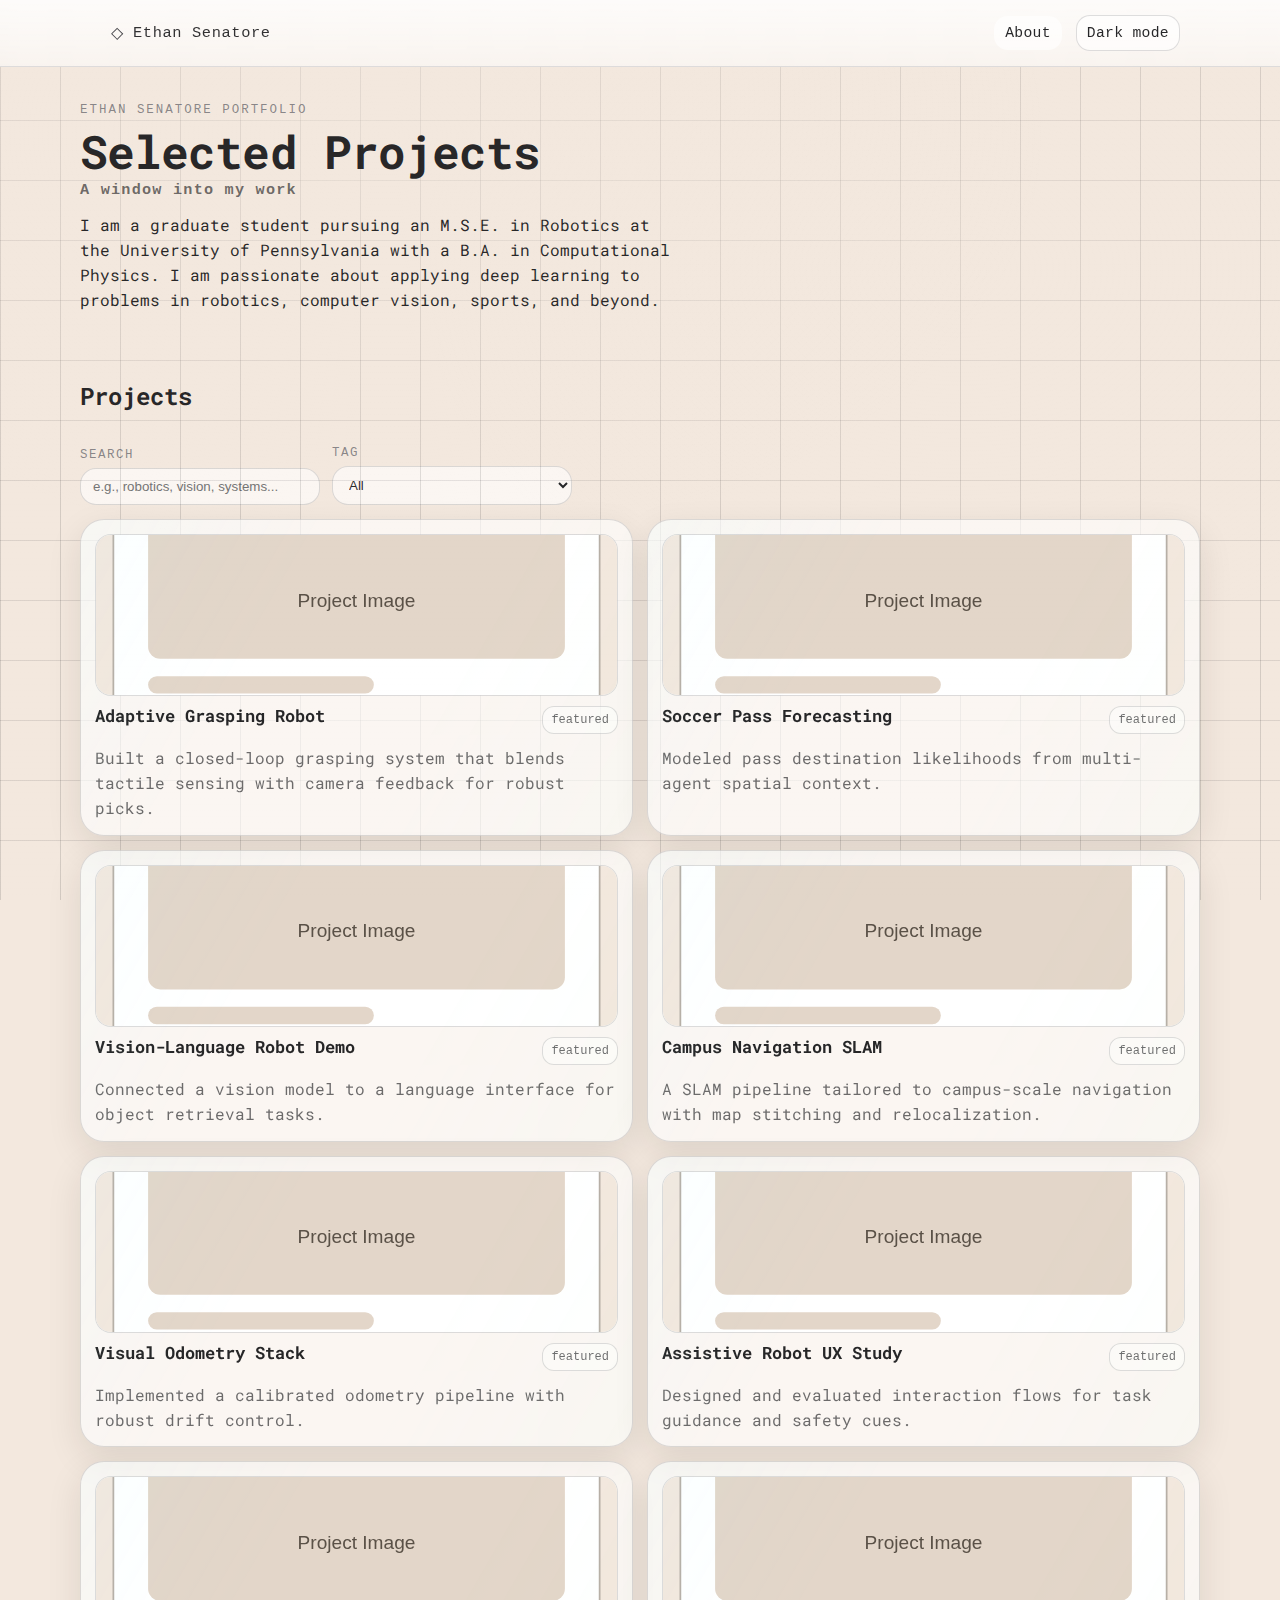
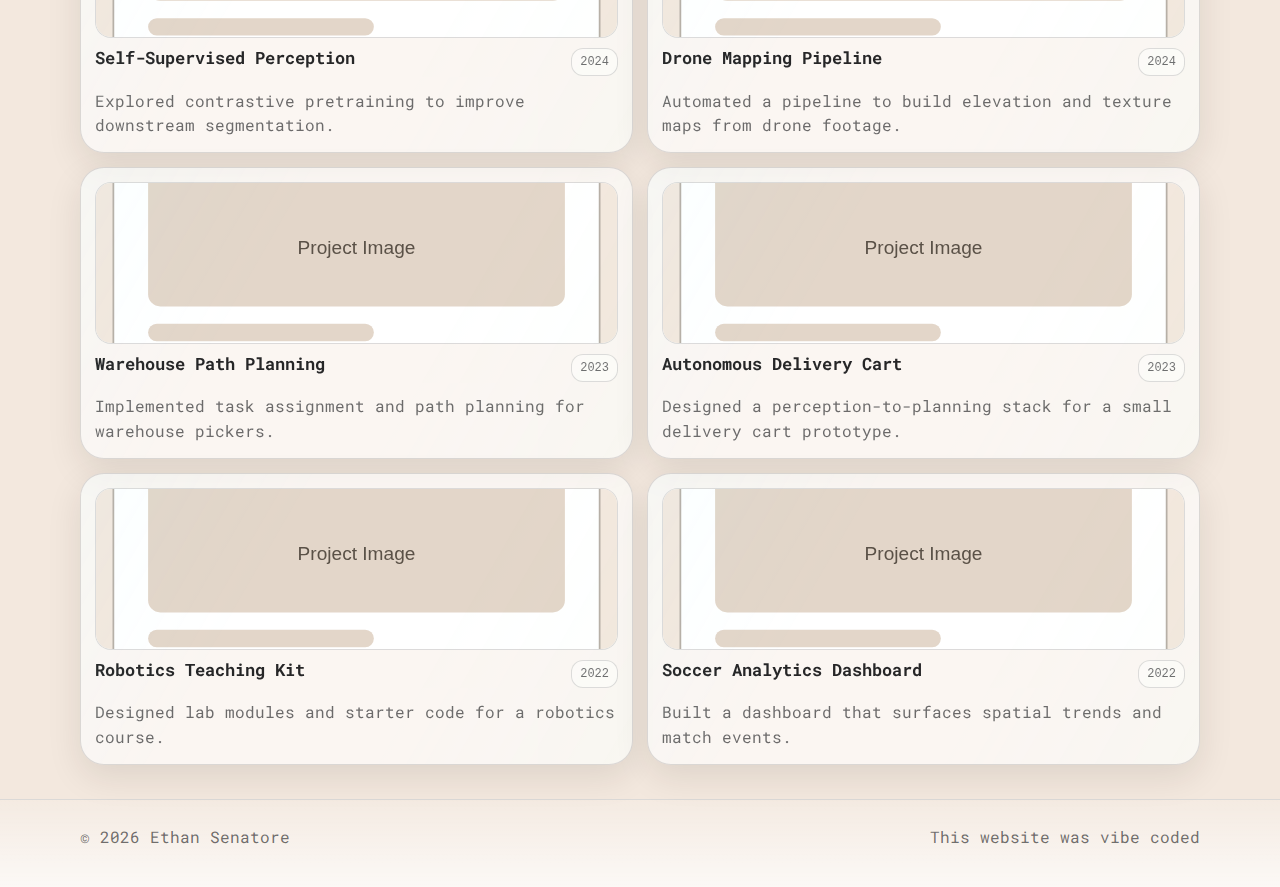
<file: index.html>
<!doctype html>
<html lang="en">
<head>
  <meta charset="utf-8" />
  <meta name="viewport" content="width=device-width,initial-scale=1" />
  <title>Ethan Senatore | Portfolio</title>
  <meta name="description" content="Selected projects and brief background." />
  <link rel="icon" href="assets/img/favicon.svg" type="image/svg+xml" />
  <link rel="stylesheet" href="assets/css/style.css" />
  <script defer src="assets/js/main.js"></script>
  <script defer src="assets/js/project.js"></script>
</head>

<body>
  <a class="skip" href="#content">Skip to content</a>

  <header class="topbar">
    <nav class="nav">
      <a class="brand" href="./">
        <span class="brand__mark">◇</span>
        <span class="brand__text">Ethan Senatore</span>
      </a>

      <div class="nav__links">
        <a class="btn btn--small btn--ghost" href="./about/">About</a>
        <button class="btn btn--small btn--ghost" id="theme-toggle" type="button">Dark mode</button>
      </div>
    </nav>
  </header>

  <main id="content" class="container">
    <section class="home">
      <div class="intro">
        <div class="intro__head">
          <div class="intro__copy">
            <p class="kicker">Ethan Senatore Portfolio</p>
            <h1 class="title">
              Selected Projects
              <span class="title__sub">A window into my work</span>
            </h1>
            <p class="lede">
              I am a graduate student pursuing an M.S.E. in Robotics at the University of Pennsylvania with a B.A. 
              in Computational Physics. I am passionate about applying deep learning to problems in robotics, 
              computer vision, sports, and beyond.
            </p>
          </div>
        </div>

      </div>

      <section class="section" id="projects">
        <div class="section__head">
          <h2>Projects</h2>
        </div>

        <div class="toolbar toolbar--compact">
          <label class="field">
            <span class="field__label">Search</span>
            <input id="home-search" type="search" placeholder="e.g., robotics, vision, systems..." autocomplete="off" />
          </label>

          <label class="field">
            <span class="field__label">Tag</span>
            <select id="home-tag">
              <option value="">All</option>
            </select>
          </label>
        </div>

        <div id="featured-projects" class="grid grid--projects"></div>
      </section>
    </section>
  </main>

  <footer class="footer">
    <div class="container footer__inner">
      <span class="muted">© <span id="year"></span> Ethan Senatore</span>
      <span class="muted">This website was vibe coded</span>
    </div>
  </footer>
</body>
</html>
</file>
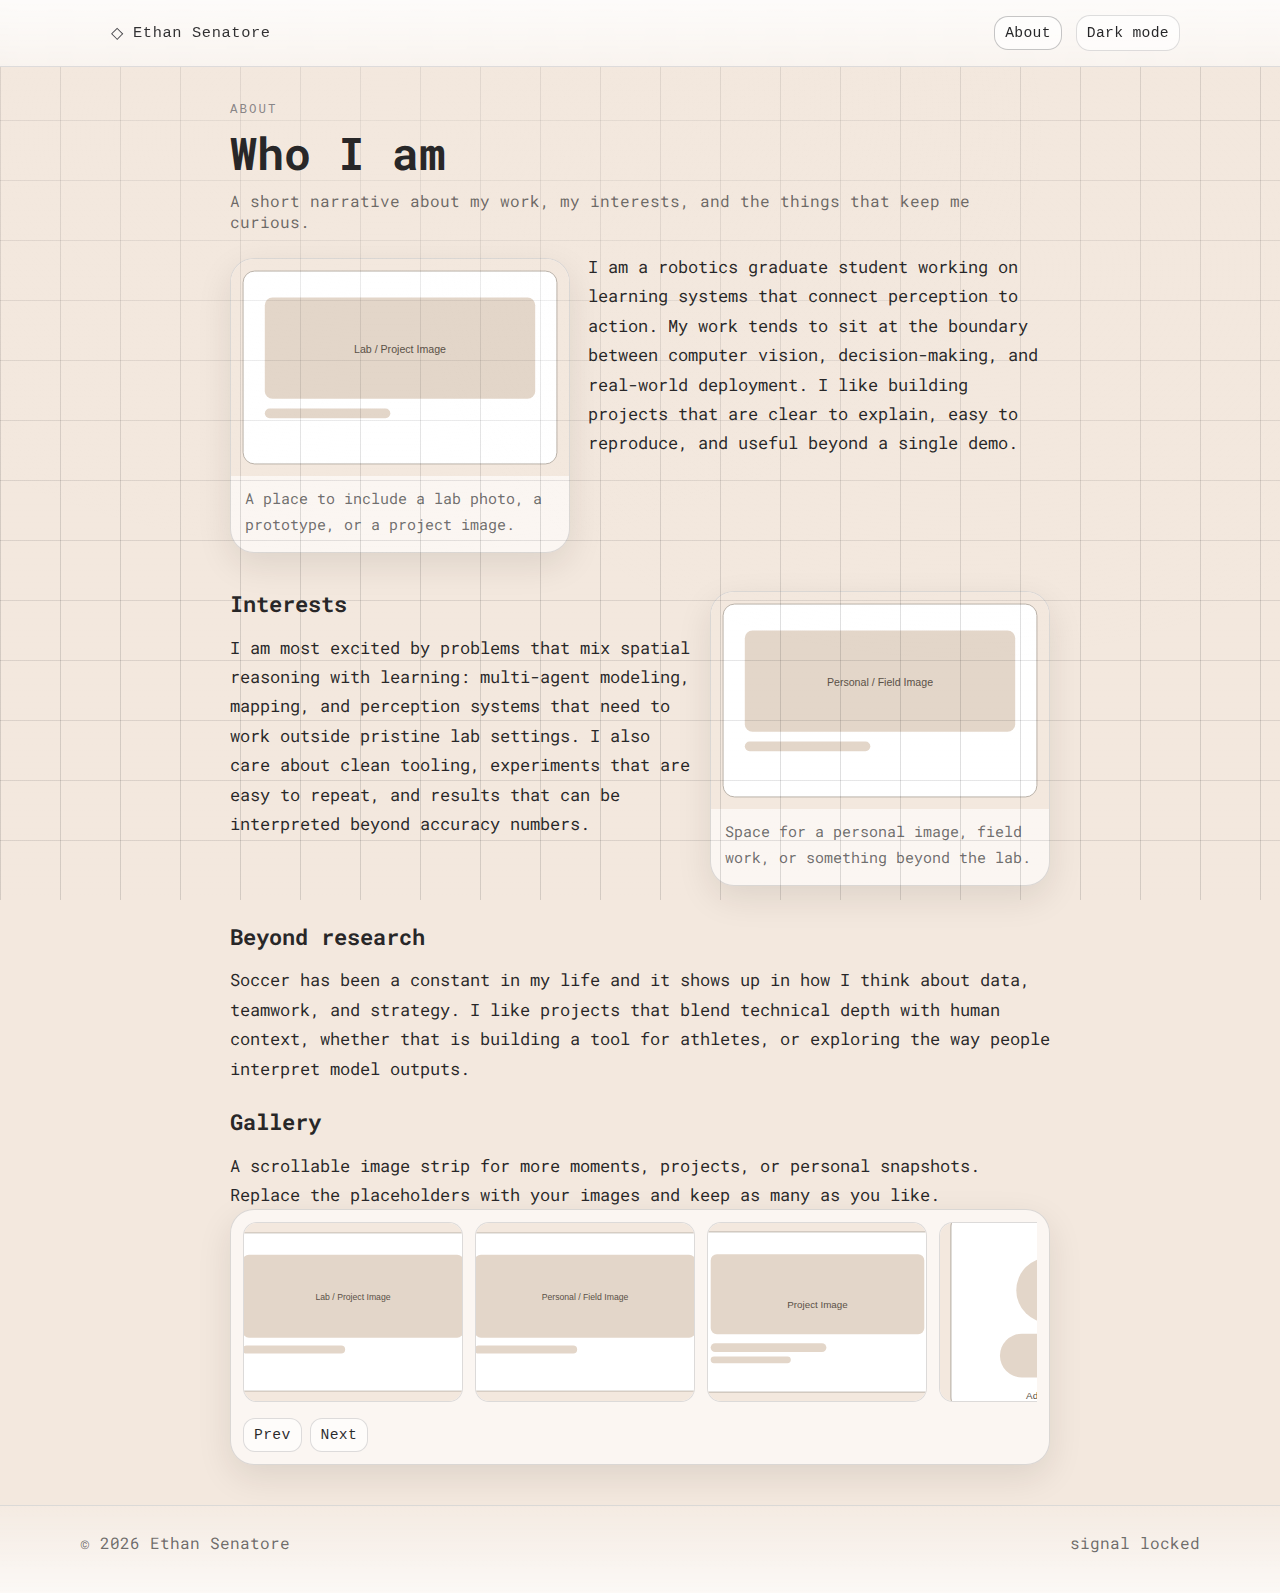
<file: about/index.html>
<!doctype html>
<html lang="en">
<head>
  <meta charset="utf-8" />
  <meta name="viewport" content="width=device-width,initial-scale=1" />
  <title>About | Ethan Senatore</title>
  <link rel="icon" href="../assets/img/favicon.svg" type="image/svg+xml" />
  <link rel="stylesheet" href="../assets/css/style.css" />
  <script defer src="../assets/js/main.js"></script>
</head>

<body>
  <header class="topbar">
    <nav class="nav">
      <a class="brand" href="../">
        <span class="brand__mark">◇</span>
        <span class="brand__text">Ethan Senatore</span>
      </a>
      <div class="nav__links">
        <a class="btn btn--small btn--ghost is-active" href="./">About</a>
        <button class="btn btn--small btn--ghost" id="theme-toggle" type="button">Dark mode</button>
      </div>
    </nav>
  </header>

  <main class="container">
    <article class="about">
      <header class="about__head">
        <p class="kicker">About</p>
        <h1>Who I am</h1>
        <p class="muted">A short narrative about my work, my interests, and the things that keep me curious.</p>
      </header>

      <section class="about__section">
        <figure class="about__figure about__figure--left">
          <img src="../assets/img/about-1.svg" alt="Placeholder for a lab or research image" />
          <figcaption>A place to include a lab photo, a prototype, or a project image.</figcaption>
        </figure>
        <p>
          I am a robotics graduate student working on learning systems that connect perception to action.
          My work tends to sit at the boundary between computer vision, decision-making, and real-world deployment.
          I like building projects that are clear to explain, easy to reproduce, and useful beyond a single demo.
        </p>
      </section>

      <section class="about__section">
        <figure class="about__figure about__figure--right">
          <img src="../assets/img/about-2.svg" alt="Placeholder for a field or soccer image" />
          <figcaption>Space for a personal image, field work, or something beyond the lab.</figcaption>
        </figure>
        <h2>Interests</h2>
        <p>
          I am most excited by problems that mix spatial reasoning with learning: multi-agent modeling, mapping,
          and perception systems that need to work outside pristine lab settings. I also care about clean tooling,
          experiments that are easy to repeat, and results that can be interpreted beyond accuracy numbers.
        </p>
      </section>

      <section class="about__section">
        <h2>Beyond research</h2>
        <p>
          Soccer has been a constant in my life and it shows up in how I think about data, teamwork,
          and strategy. I like projects that blend technical depth with human context, whether that is
          building a tool for athletes, or exploring the way people interpret model outputs.
        </p>
      </section>

      <section class="about__section">
        <h2>Gallery</h2>
        <p>
          A scrollable image strip for more moments, projects, or personal snapshots. Replace the placeholders
          with your images and keep as many as you like.
        </p>
        <div class="gallery">
          <div class="gallery__track" id="about-gallery">
            <img src="../assets/img/about-1.svg" alt="Gallery image 1" />
            <img src="../assets/img/about-2.svg" alt="Gallery image 2" />
            <img src="../assets/img/project-placeholder.svg" alt="Gallery image 3" />
            <img src="../assets/img/profile-placeholder.svg" alt="Gallery image 4" />
          </div>
          <div class="gallery__controls">
            <button class="btn btn--ghost btn--small" type="button" data-gallery="prev">Prev</button>
            <button class="btn btn--ghost btn--small" type="button" data-gallery="next">Next</button>
          </div>
        </div>
      </section>
    </article>
  </main>

  <footer class="footer">
    <div class="container footer__inner">
      <span class="muted">© <span id="year"></span> Ethan Senatore</span>
      <span class="muted">signal locked</span>
    </div>
  </footer>
</body>
</html>
</file>
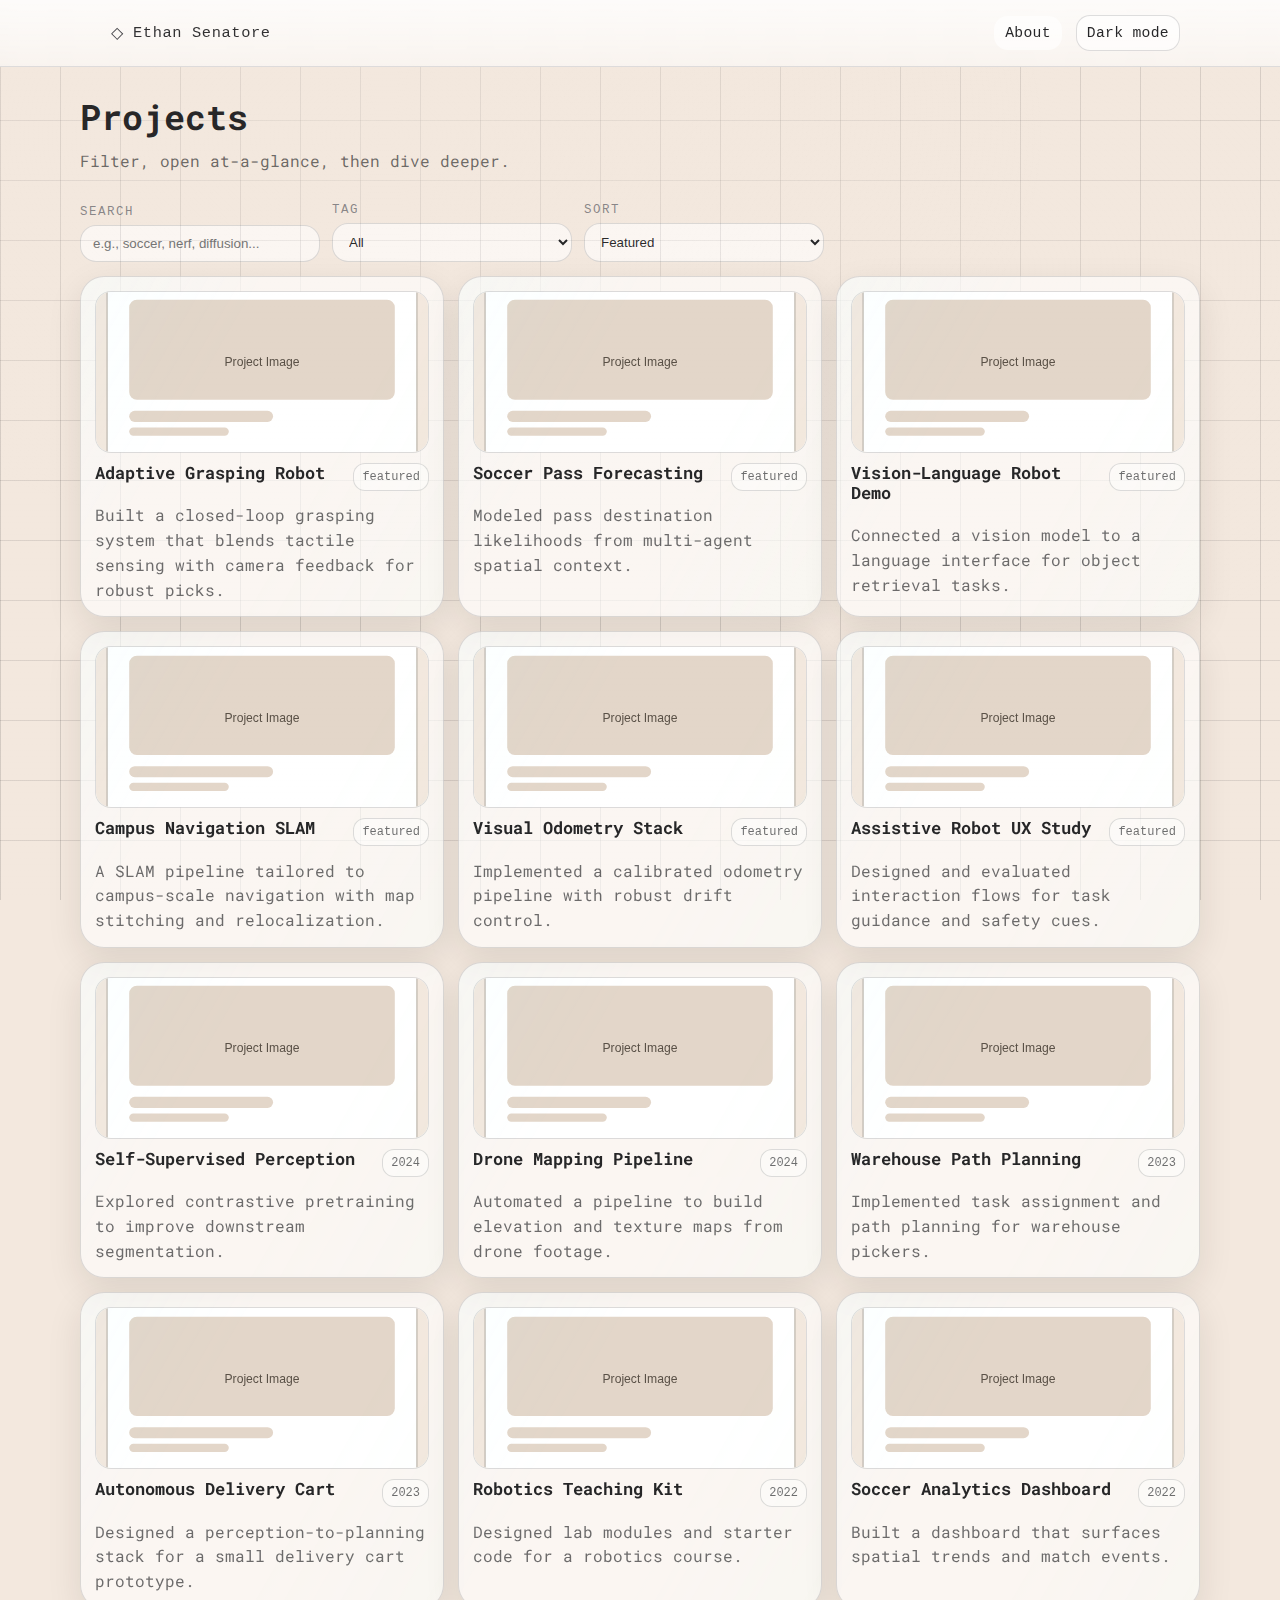
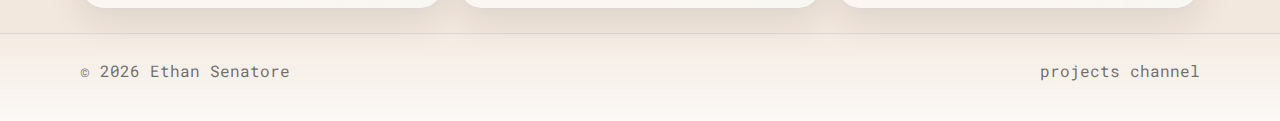
<file: projects/index.html>
<!doctype html>
<html lang="en">
<head>
  <meta charset="utf-8" />
  <meta name="viewport" content="width=device-width,initial-scale=1" />
  <title>Projects | Retro Wireframe</title>
  <link rel="icon" href="../assets/img/favicon.svg" type="image/svg+xml" />
  <link rel="stylesheet" href="../assets/css/style.css" />
  <script defer src="../assets/js/main.js"></script>
  <script defer src="../assets/js/project.js"></script>
</head>

<body>
  <header class="topbar">
    <nav class="nav">
      <a class="brand" href="../">
        <span class="brand__mark">◇</span>
        <span class="brand__text">Ethan Senatore</span>
      </a>
      <div class="nav__links">
        <a class="btn btn--small btn--ghost" href="../about/">About</a>
        <button class="btn btn--small btn--ghost" id="theme-toggle" type="button">Dark mode</button>
      </div>
    </nav>
  </header>

  <main class="container">
    <section class="pagehead">
      <h1>Projects</h1>
      <p class="muted">Filter, open at-a-glance, then dive deeper.</p>
    </section>

    <section class="section">
      <div class="toolbar">
        <label class="field">
          <span class="field__label">Search</span>
          <input id="proj-search" type="search" placeholder="e.g., soccer, nerf, diffusion..." autocomplete="off" />
        </label>

        <label class="field">
          <span class="field__label">Tag</span>
          <select id="proj-tag">
            <option value="">All</option>
          </select>
        </label>

        <label class="field">
          <span class="field__label">Sort</span>
          <select id="proj-sort">
            <option value="featured">Featured</option>
            <option value="newest">Newest</option>
            <option value="title">Title</option>
          </select>
        </label>
      </div>

      <div id="projects-grid" class="grid"></div>
    </section>
  </main>

  <footer class="footer">
    <div class="container footer__inner">
      <span class="muted">© <span id="year"></span> Ethan Senatore</span>
      <span class="muted">projects channel</span>
    </div>
  </footer>
</body>
</html>
</file>
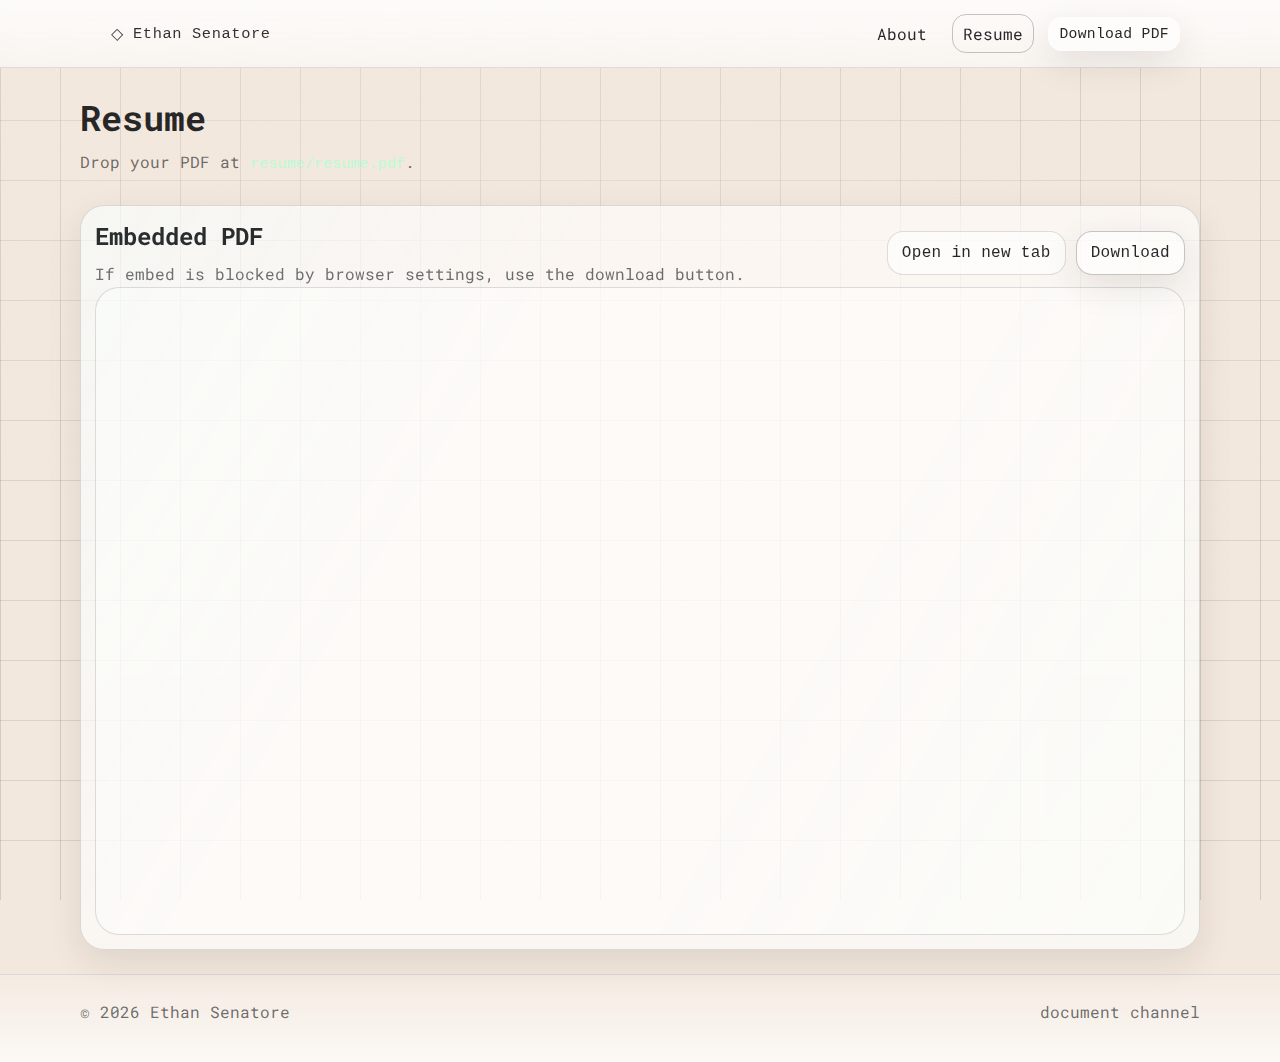
<file: resume/index.html>
<!doctype html>
<html lang="en">
<head>
  <meta charset="utf-8" />
  <meta name="viewport" content="width=device-width,initial-scale=1" />
  <title>Resume | Retro Wireframe</title>
  <link rel="icon" href="../assets/img/favicon.svg" type="image/svg+xml" />
  <link rel="stylesheet" href="../assets/css/style.css" />
  <script defer src="../assets/js/main.js"></script>
</head>

<body>
  <header class="topbar">
    <nav class="nav">
      <a class="brand" href="../">
        <span class="brand__mark">◇</span>
        <span class="brand__text">Ethan Senatore</span>
      </a>
      <div class="nav__links">
        <a href="../about/">About</a>
        <a class="is-active" href="./">Resume</a>
        <a class="btn btn--small" href="resume.pdf" download>Download PDF</a>
      </div>
    </nav>
  </header>

  <main class="container">
    <section class="pagehead">
      <h1>Resume</h1>
      <p class="muted">Drop your PDF at <code>resume/resume.pdf</code>.</p>
    </section>

    <section class="section">
      <div class="card card--wide">
        <div class="row row--between row--wrap">
          <div>
            <h2 class="h2">Embedded PDF</h2>
            <p class="muted">If embed is blocked by browser settings, use the download button.</p>
          </div>
          <div class="row">
            <a class="btn btn--ghost" href="resume.pdf" target="_blank" rel="noreferrer">Open in new tab</a>
            <a class="btn" href="resume.pdf" download>Download</a>
          </div>
        </div>

        <div class="pdf">
          <iframe
            title="Resume PDF"
            src="resume.pdf"
            loading="lazy"
            referrerpolicy="no-referrer"
          ></iframe>
        </div>
      </div>
    </section>
  </main>

  <footer class="footer">
    <div class="container footer__inner">
      <span class="muted">© <span id="year"></span> Ethan Senatore</span>
      <span class="muted">document channel</span>
    </div>
  </footer>
</body>
</html>
</file>
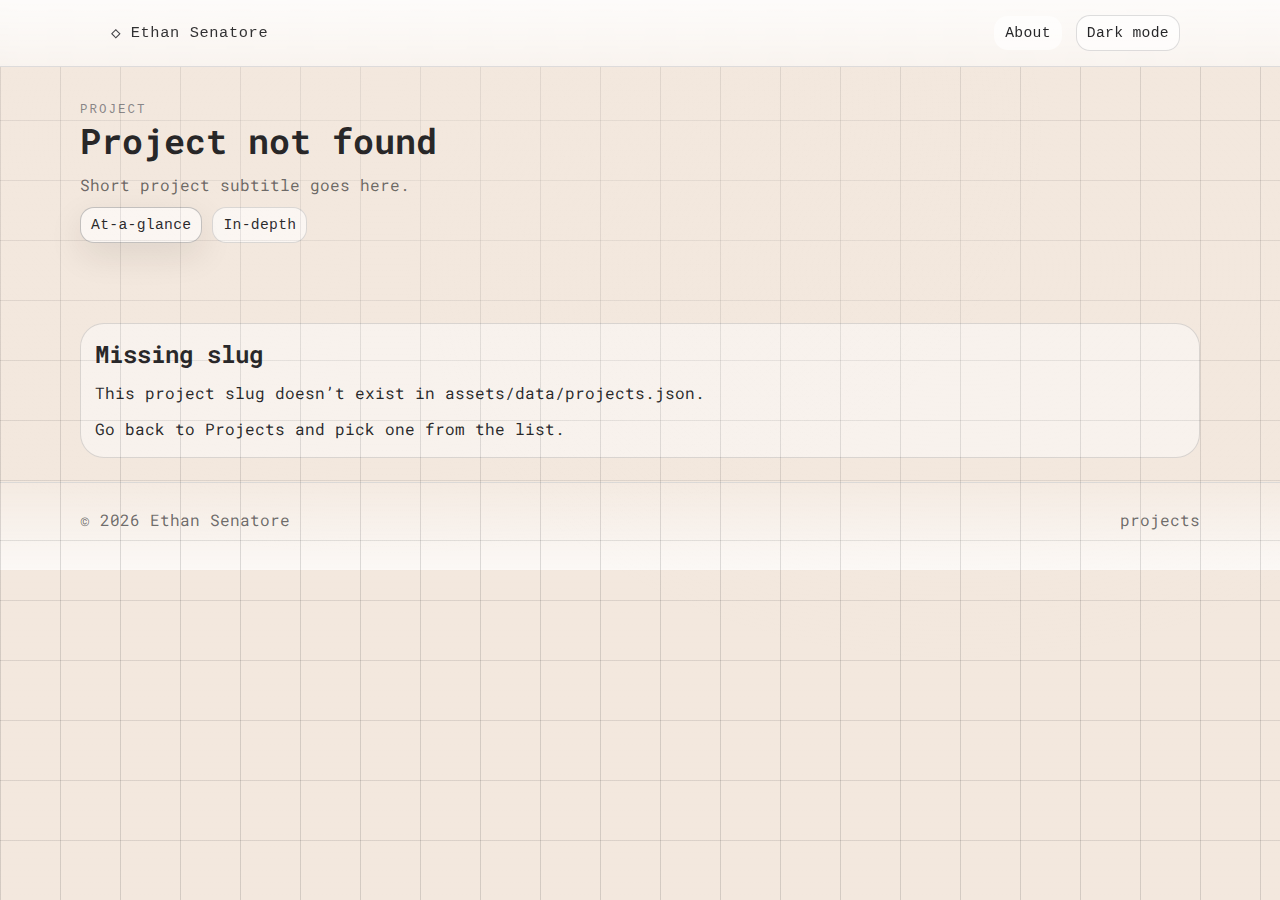
<file: projects/project.html>
<!doctype html>
<html lang="en">
<head>
  <meta charset="utf-8" />
  <meta name="viewport" content="width=device-width,initial-scale=1" />
  <title>Project | Ethan Senatore</title>
  <link rel="icon" href="../assets/img/favicon.svg" type="image/svg+xml" />
  <link rel="stylesheet" href="../assets/css/style.css" />
  <script defer src="../assets/js/main.js"></script>
  <script defer src="../assets/js/project.js"></script>
</head>

<body>
  <header class="topbar">
    <nav class="nav">
      <a class="brand" href="../">
        <span class="brand__mark">◇</span>
        <span class="brand__text">Ethan Senatore</span>
      </a>
      <div class="nav__links">
        <a class="btn btn--small btn--ghost" href="../about/">About</a>
        <button class="btn btn--small btn--ghost" id="theme-toggle" type="button">Dark mode</button>
      </div>
    </nav>
  </header>

  <main class="container">
    <section class="pagehead">
      <p id="proj-kicker" class="kicker">project</p>
      <h1 id="proj-title">Project title</h1>
      <p id="proj-subtitle" class="muted">Short project subtitle goes here.</p>

      <div class="row row--wrap" id="proj-tags"></div>

      <div class="row row--wrap" style="margin-top: 12px;">
        <a id="btn-glance" class="btn btn--small" href="#">At-a-glance</a>
        <a id="btn-deep" class="btn btn--small btn--ghost" href="#">In-depth</a>
      </div>
    </section>

    <section class="section">
      <div id="proj-links" class="row row--wrap"></div>
    </section>

    <section class="section">
      <div id="proj-body" class="stack"></div>
    </section>
  </main>

  <footer class="footer">
    <div class="container footer__inner">
      <span class="muted">© <span id="year"></span> Ethan Senatore</span>
      <span class="muted">projects</span>
    </div>
  </footer>
</body>
</html>
</file>
<file: assets/css/style.css>
@import url("https://fonts.googleapis.com/css2?family=Roboto+Mono:wght@400;500;600&display=swap");

:root{
  /* Light / neutral base (paper) */
  --bg: #F3E8DE;                 /* warm off-white like your image */
  --panel: rgba(255, 255, 255, 0.62);
  --panel2: rgba(255, 255, 255, 0.46);

  /* Text */
  --text: rgba(20, 20, 22, 0.92);
  --muted: rgba(20, 20, 22, 0.62);

  /* Lines / wireframe (graphite) */
  --line: rgba(50, 50, 55, 0.28);
  --line2: rgba(50, 50, 55, 0.16);

  /* Accents (subtle, not neon) */
  --accent: rgba(40, 40, 45, 0.88);
  --accent2: rgba(90, 90, 98, 0.70);
  --danger: rgba(150, 55, 55, 0.85);

  /* Shape */
  --radius: 18px;
  --radius2: 24px;

  /* Softer shadows for light theme */
  --shadow: 0 12px 34px rgba(40, 30, 20, 0.10);
  --glow: 0 0 0 rgba(0,0,0,0);
  --glow2: 0 0 0 rgba(0,0,0,0);

  /* Grid + surface accents */
  --grid-1: rgba(55,55,60,0.16);
  --grid-2: rgba(55,55,60,0.12);
  --vignette-1: radial-gradient(1100px 700px at 30% 15%, rgba(255,255,255,0.55), transparent 60%);
  --vignette-2: radial-gradient(900px 650px at 75% 30%, rgba(255,255,255,0.35), transparent 60%);
  --topbar-bg: linear-gradient(to bottom, rgba(255,255,255,0.85), rgba(255,255,255,0.55));
  --footer-bg: linear-gradient(to top, rgba(255,255,255,0.72), rgba(255,255,255,0.12));

  /* Fonts: Helvetica Neue first */
  --mono: ui-monospace, SFMono-Regular, Menlo, Monaco, Consolas, "Liberation Mono", "Courier New", monospace;
  --sans: "Roboto Mono", "Roboto Mono", ui-monospace, SFMono-Regular, Menlo, Monaco, Consolas, "Liberation Mono", "Courier New", monospace;
}

/* Dark theme */
.theme-dark{
  --bg: #0b0f14;
  --panel: rgba(16, 22, 30, 0.92);
  --panel2: rgba(16, 22, 30, 0.70);
  --text: rgba(244,250,255,0.96);
  --muted: rgba(244,250,255,0.78);
  --line: rgba(80,255,220,0.55);
  --line2: rgba(80,255,220,0.28);
  --accent: rgba(80,255,220,0.92);
  --accent2: rgba(80,255,220,0.72);
  --shadow: 0 16px 38px rgba(0, 0, 0, 0.45);
  --grid-1: rgba(80,255,220,0.45);
  --grid-2: rgba(80,255,220,0.30);
  --vignette-1: radial-gradient(1100px 700px at 30% 15%, rgba(10,16,22,0.65), transparent 60%);
  --vignette-2: radial-gradient(900px 650px at 75% 30%, rgba(8,12,18,0.55), transparent 60%);
  --topbar-bg: linear-gradient(to bottom, rgba(9,13,18,0.92), rgba(9,13,18,0.70));
  --footer-bg: linear-gradient(to top, rgba(9,13,18,0.86), rgba(9,13,18,0.35));
}

*{ box-sizing: border-box; }
html, body { height: 100%; }
body{
  margin: 0;
  color: var(--text);
  font-family: var(--sans);
  background: var(--bg);
  overflow-x: hidden;
}

/* hard-override any leftover bright text */
p, li, a, span, div, label, input, select, h1, h2, h3 {
  color: inherit;
}
.muted { color: var(--muted); }



/* Retro grid + scanlines */
body::before{
  content:"";
  position: fixed;
  inset: 0;
  pointer-events: none;
  background:
    /* soft vignette / paper depth */
    var(--vignette-1),
    var(--vignette-2),

    /* wireframe grid */
    repeating-linear-gradient(to right, var(--grid-1) 0 1px, transparent 1px 60px),
    repeating-linear-gradient(to bottom, var(--grid-2) 0 1px, transparent 1px 60px);

  opacity: 1;
  mix-blend-mode: multiply; /* important: makes lines look like ink on paper */
}


body::after{
  content:"";
  position: fixed;
  inset: 0;
  pointer-events: none;
  background: repeating-linear-gradient(
    to bottom,
    rgba(255,255,255,0.04) 0px,
    rgba(255,255,255,0.04) 1px,
    transparent 2px,
    transparent 6px
  );
  opacity: 0.18;
}

/* Utilities */
.container{
  width: min(1120px, calc(100% - 40px));
  margin: 0 auto;
}
.muted{ color: var(--muted); }
code{
  font-family: var(--mono);
  font-size: 0.95em;
  color: rgba(178,255,210,0.92);
}
a{ color: inherit; text-decoration: none; }
a:hover{ text-decoration: none; }

.skip{
  position:absolute; left:-999px; top:auto;
  width:1px; height:1px; overflow:hidden;
}
.skip:focus{
  left: 16px; top: 16px;
  width: auto; height: auto;
  padding: 10px 12px;
  border-radius: 12px;
  background: var(--panel);
  border: 1px solid var(--line);
  z-index: 999;
}

/* Topbar */
.topbar{
  position: sticky;
  top: 0;
  z-index: 50;
  backdrop-filter: blur(10px);
  background: var(--topbar-bg);
  border-bottom: 1px solid var(--line2);
}

.nav{
  display:flex;
  align-items:center;
  justify-content:space-between;
  gap: 16px;
  padding: 14px 20px;
  width: min(1120px, calc(100% - 40px));
  margin: 0 auto;
}

.brand{
  display:flex;
  align-items:center;
  gap: 10px;
  padding: 8px 10px;
  border-radius: 14px;
  border: 1px solid transparent;
}
.brand:hover{
  border-color: var(--line2);
  background: var(--panel2);
}
.brand__mark{
  font-family: var(--mono);
  color: var(--accent);
  text-shadow: var(--glow);
}
.brand__text{
  font-family: var(--mono);
  letter-spacing: 0.04em;
  font-size: 0.96rem;
  opacity: 0.95;
}

.nav__links{
  display:flex;
  align-items:center;
  gap: 14px;
  flex-wrap: wrap;
}
.nav__links a{
  padding: 8px 10px;
  border-radius: 14px;
  border: 1px solid transparent;
  color: var(--text);
}
.nav__links a:hover{
  border-color: var(--line2);
  background: var(--panel2);
}
.nav__links .is-active{
  border-color: var(--line);
  box-shadow: var(--glow);
}

/* Buttons */
.btn{
  display:inline-flex;
  align-items:center;
  justify-content:center;
  gap: 10px;
  padding: 12px 14px;
  border-radius: 16px;
  border: 1px solid var(--line);
  background: var(--panel);
  box-shadow: var(--shadow);
  font-family: var(--mono);
  letter-spacing: 0.02em;
  color: var(--text);
}
.btn:hover{
  background: var(--panel2);
  box-shadow: var(--shadow);
}
.btn--ghost{
  border-color: var(--line2);
  box-shadow: none;
}
.btn--ghost:hover{
  border-color: var(--line);
  box-shadow: var(--glow);
}
.btn--small{
  padding: 9px 10px;
  border-radius: 14px;
  font-size: 0.92rem;
}

/* Layout blocks */
.home{
  padding: 28px 0 10px;
}
.intro{ padding: 6px 0; }
.intro__head{
  display:block;
}
.intro__copy{ padding-top: 2px; max-width: 70ch; }


.profile{
  border-radius: var(--radius2);
  border: 1px solid var(--line2);
  background: var(--panel);
  box-shadow: var(--shadow);
  padding: 12px;
  display:flex;
  flex-direction:column;
  gap: 12px;
}
.profile--compact{
  width: min(230px, 100%);
}
.profile__photo{
  width: 100%;
  height: auto;
  border-radius: 16px;
  border: 1px solid var(--line2);
  background: var(--panel2);
  display:block;
}
.profile__photo--small{
  height: 110px;
  object-fit: cover;
}
.profile__stack{
  display:flex;
  flex-direction:column;
  gap: 8px;
}
.profile__link{
  color: var(--text);
  text-decoration: none;
  padding: 6px 8px;
  border-radius: 10px;
  border: 1px solid transparent;
}
.profile__link:hover{
  border-color: var(--line2);
  background: var(--panel2);
}
.profile__rule{
  height: 1px;
  background: var(--line2);
  margin: 6px 0;
}

.hero{
  display:grid;
  grid-template-columns: 1.1fr 0.9fr;
  gap: 22px;
  padding: 34px 0 10px;
}
.hero--compact{ grid-template-columns: 1fr; padding: 34px 0; }

.kicker{
  font-family: var(--mono);
  letter-spacing: 0.16em;
  text-transform: uppercase;
  font-size: 0.78rem;
  color: var(--accent2);
  margin: 0 0 10px;
}

.title{
  margin: 0;
  font-size: clamp(2.1rem, 3.6vw, 3.2rem);
  letter-spacing: -0.02em;
  line-height: 1.05;
}
.title__sub{
  display:block;
  margin-top: 8px;
  font-size: 0.95rem;
  letter-spacing: 0.08em;
  font-family: var(--mono);
  color: var(--muted);
}

.lede{
  margin: 14px 0 18px;
  color: var(--text);
  line-height: 1.55;
  max-width: 60ch;
}
.hero__cta{
  display:flex;
  gap: 12px;
  flex-wrap: wrap;
  margin: 14px 0 18px;
}

.stats{
  display:grid;
  grid-template-columns: repeat(3, minmax(0,1fr));
  gap: 12px;
  margin-top: 10px;
}
.stat{
  border-radius: var(--radius);
  border: 1px solid var(--line2);
  background: var(--panel2);
  padding: 12px 12px;
}
.stat__label{
  font-family: var(--mono);
  color: var(--accent2);
  font-size: 0.78rem;
  letter-spacing: 0.12em;
  text-transform: uppercase;
}
.stat__value{
  margin-top: 6px;
  font-size: 0.95rem;
  color: var(--text);
}

/* Image frame */
.frame{
  position: relative;
  border-radius: var(--radius2);
  overflow: hidden;
  border: 1px solid var(--line);
  background: var(--panel2);
  box-shadow: var(--shadow), var(--glow);
  aspect-ratio: 4/3;
}
.frame__img{
  width: 100%;
  height: 100%;
  object-fit: cover;
  opacity: 0.88;
  filter: saturate(1.05) contrast(1.02);
}
.frame__overlay{
  position:absolute;
  inset:0;
  background:
    radial-gradient(800px 400px at 60% 30%, rgba(155,246,255,0.18), transparent 60%),
    linear-gradient(to bottom, transparent 0%, rgba(0,0,0,0.35) 72%, rgba(0,0,0,0.55) 100%);
  mix-blend-mode: screen;
  pointer-events:none;
}
.frame__caption{
  position:absolute;
  left: 14px;
  right: 14px;
  bottom: 12px;
  display:flex;
  justify-content:space-between;
  gap: 12px;
  font-family: var(--mono);
  font-size: 0.78rem;
  letter-spacing: 0.10em;
  color: var(--text);
  opacity: 0.95;
}

/* Sections */
.section{ padding: 24px 0; }
.section__head{
  display:flex;
  align-items:flex-end;
  justify-content:space-between;
  gap: 16px;
  flex-wrap: wrap;
  margin-bottom: 14px;
}
.section__foot{ margin-top: 14px; }

.pagehead{ padding: 26px 0 8px; }
.pagehead h1{ margin: 0; font-size: 2.2rem; }
.pagehead p{ margin: 10px 0 0; max-width: 70ch; }

/* About article */
.about{
  max-width: 820px;
  margin: 0 auto;
  padding: 28px 0 40px;
  display:flex;
  flex-direction:column;
  gap: 20px;
}
.about__head h1{ margin: 6px 0 0; font-size: clamp(2rem, 3.6vw, 2.8rem); }
.about__head p{ margin: 8px 0 0; }
.about__section{
  font-size: 1.05rem;
  line-height: 1.75;
}
.about__section h2{
  margin: 0 0 10px;
  font-size: 1.35rem;
}
.about__section p{ margin: 0; }
.about__figure{
  margin: 0;
  border-radius: var(--radius2);
  border: 1px solid var(--line2);
  background: var(--panel);
  box-shadow: var(--shadow);
  overflow: hidden;
}
.about__figure--left,
.about__figure--right{
  max-width: 340px;
}
.about__figure--left{
  float: left;
  margin: 6px 18px 12px 0;
}
.about__figure--right{
  float: right;
  margin: 6px 0 12px 18px;
}
.about__figure img{
  width: 100%;
  display: block;
  height: auto;
}
.about__figure figcaption{
  padding: 10px 14px 14px;
  font-size: 0.92rem;
  color: var(--muted);
}
.about__section::after{
  content: "";
  display: block;
  clear: both;
}

.gallery{
  border-radius: var(--radius2);
  border: 1px solid var(--line2);
  background: var(--panel);
  box-shadow: var(--shadow);
  padding: 12px;
}
.gallery__track{
  display:grid;
  grid-auto-flow: column;
  grid-auto-columns: minmax(220px, 1fr);
  gap: 12px;
  overflow-x: auto;
  scroll-snap-type: x mandatory;
  padding-bottom: 6px;
}
.gallery__track img{
  width: 100%;
  height: 180px;
  object-fit: cover;
  border-radius: 14px;
  border: 1px solid var(--line2);
  background: var(--panel2);
  scroll-snap-align: start;
}
.gallery__controls{
  display:flex;
  gap: 8px;
  margin-top: 10px;
}
.gallery__controls .btn{
  padding: 8px 10px;
  border-radius: 12px;
}

@media (max-width: 760px){
  .about__figure--left,
  .about__figure--right{
    float: none;
    margin: 8px 0 12px;
    max-width: 100%;
  }
}

/* Cards and grids */
.grid{
  display:grid;
  grid-template-columns: repeat(3, minmax(0,1fr));
  gap: 14px;
}
.grid--projects{
  grid-template-columns: repeat(2, minmax(0,1fr));
}
.cards{
  display:grid;
  grid-template-columns: repeat(3, minmax(0,1fr));
  gap: 14px;
}

.card{
  border-radius: var(--radius2);
  border: 1px solid var(--line2);
  background: var(--panel);
  box-shadow: var(--shadow);
  padding: 14px 14px;
  position: relative;
  overflow: hidden;
}
.card::before{
  content:"";
  position:absolute;
  inset:-2px;
  background:
    linear-gradient(120deg, rgba(155,246,255,0.18), transparent 35%),
    linear-gradient(300deg, rgba(178,255,210,0.12), transparent 40%);
  opacity: 0.25;
  pointer-events:none;
}
.card:hover{
  border-color: var(--line);
  box-shadow: var(--shadow), var(--glow);
}
.card--wide{
  grid-column: span 2;
}

.card h2, .card h3{ margin: 0 0 10px; }
.card p{ margin: 0 0 10px; line-height: 1.55; }
.card p:last-child{ margin-bottom: 0; }

.list{ margin: 0; padding-left: 18px; color: var(--text); }
.list li{ margin: 6px 0; }

/* Project card */
.proj{
  display:flex;
  flex-direction:column;
  gap: 10px;
}
.proj__thumb{
  display:block;
  border-radius: 16px;
  border: 1px solid var(--line2);
  overflow: hidden;
  background: var(--panel2);
}
.proj__thumb img{
  width: 100%;
  height: 160px;
  display: block;
  object-fit: cover;
}
.proj__top{
  display:flex;
  align-items:flex-start;
  justify-content:space-between;
  gap: 10px;
}
.proj__title{
  margin: 0;
  font-size: 1.05rem;
  line-height: 1.2;
}
.proj__desc{
  margin: 0;
  color: var(--muted);
  line-height: 1.5;
  min-height: 3.0em;
}
.chips{
  display:flex;
  flex-wrap: wrap;
  gap: 8px;
}
.chip{
  font-family: var(--mono);
  font-size: 0.78rem;
  padding: 6px 8px;
  border-radius: 999px;
  border: 1px solid var(--line2);
  background: var(--panel2);
  color: var(--accent);
}
.badge{
  font-family: var(--mono);
  font-size: 0.75rem;
  padding: 6px 8px;
  border-radius: 12px;
  border: 1px solid var(--line2);
  background: var(--panel2);
  color: var(--muted);
}

.row{
  display:flex;
  gap: 10px;
  align-items:center;
}
.row--between{ justify-content: space-between; }
.row--wrap{ flex-wrap: wrap; }

.stack{ display:flex; flex-direction:column; gap: 14px; }

.toolbar{
  display:flex;
  flex-wrap: wrap;
  gap: 12px;
  align-items:flex-end;
  margin-bottom: 14px;
}
.toolbar--compact{
  margin-top: 6px;
}
.field{
  display:flex;
  flex-direction:column;
  gap: 6px;
}
.field__label{
  font-family: var(--mono);
  font-size: 0.78rem;
  letter-spacing: 0.12em;
  text-transform: uppercase;
  color: var(--accent2);
}
input[type="search"], select{
  padding: 10px 12px;
  border-radius: 16px;
  border: 1px solid var(--line2);
  background: var(--panel);
  color: var(--text);
  outline: none;
  min-width: 240px;
}
input[type="search"]:focus, select:focus{
  border-color: var(--line);
  box-shadow: var(--glow);
}

/* Project body blocks */
.block{
  border-radius: var(--radius2);
  border: 1px solid var(--line2);
  background: var(--panel2);
  padding: 14px 14px;
}
.block h2, .block h3{ margin: 0 0 10px; }
.block p{ margin: 0 0 10px; line-height: 1.65; }
.block p:last-child{ margin-bottom: 0; }
.block ul{ margin: 0; padding-left: 18px; }
.block li{ margin: 6px 0; }

.hr{
  height: 1px;
  background: var(--line2);
  margin: 10px 0;
}

.pdf{
  height: min(72vh, 880px);
  border-radius: var(--radius2);
  overflow: hidden;
  border: 1px solid var(--line2);
  background: var(--panel2);
}
.pdf iframe{ width: 100%; height: 100%; border: 0; }

/* Footer */
.footer{
  padding: 26px 0 40px;
  border-top: 1px solid var(--line2);
  background: var(--footer-bg);
}
.footer__inner{
  display:flex;
  justify-content:space-between;
  gap: 14px;
  flex-wrap: wrap;
}

/* Responsive */
@media (max-width: 980px){
  .intro__head{ grid-template-columns: 1fr; }
  .hero{ grid-template-columns: 1fr; }
  .grid{ grid-template-columns: repeat(2, minmax(0,1fr)); }
  .grid--projects{ grid-template-columns: 1fr; }
  .cards{ grid-template-columns: repeat(2, minmax(0,1fr)); }
  .card--wide{ grid-column: span 2; }
  input[type="search"], select{ min-width: 200px; }
  .stats{ grid-template-columns: 1fr; }
}
@media (max-width: 560px){
  .grid{ grid-template-columns: 1fr; }
  .cards{ grid-template-columns: 1fr; }
  .card--wide{ grid-column: span 1; }
  .nav{ padding: 12px 14px; }
  .container{ width: min(1120px, calc(100% - 28px)); }
}
</file>
